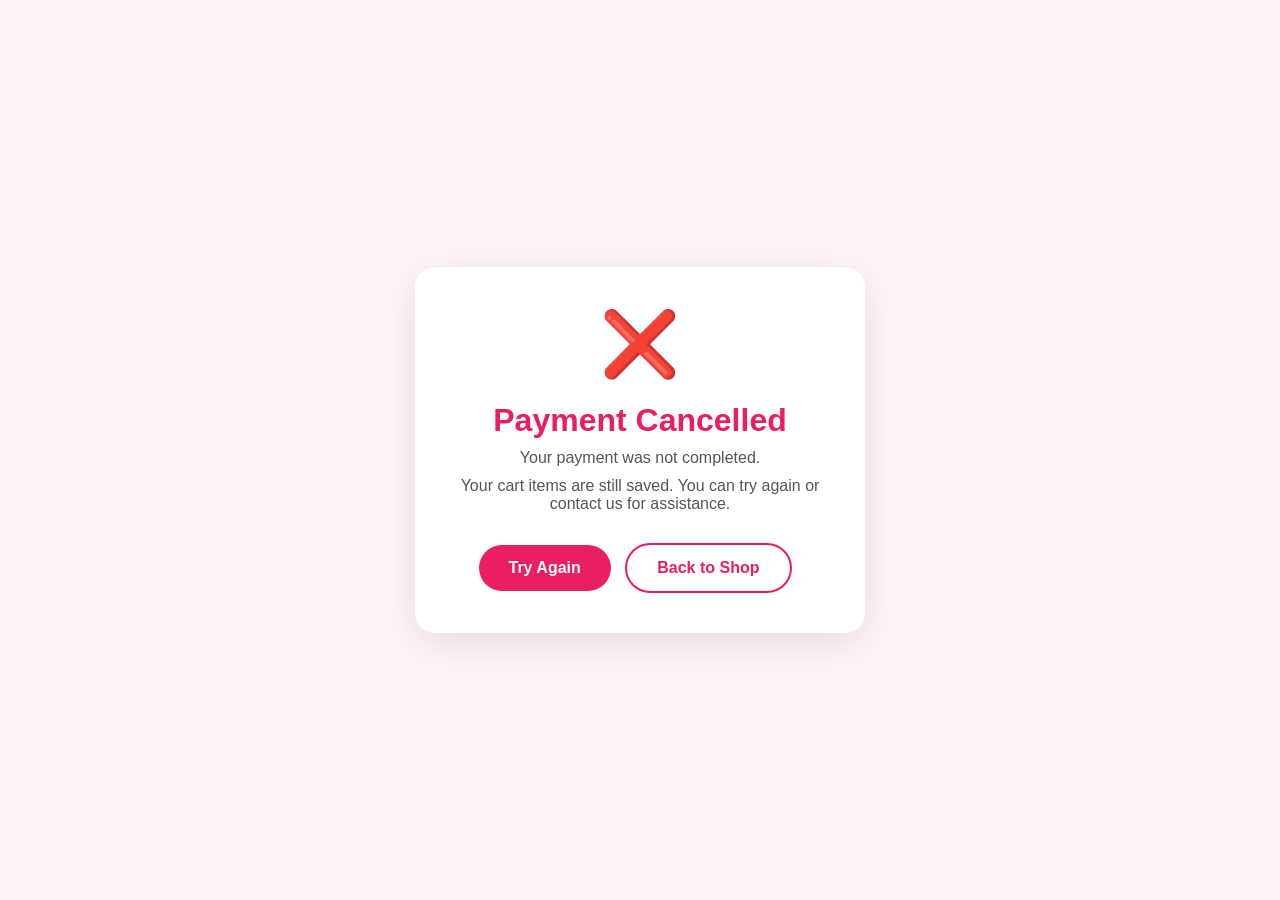
<file: cancel.html>
<!DOCTYPE html>
<html lang="en">
<head>
    <meta charset="UTF-8">
    <meta name="viewport" content="width=device-width, initial-scale=1.0">
    <title>Payment Cancelled - Sandy Hair</title>
    <style>
        * { margin: 0; padding: 0; box-sizing: border-box; }
        body {
            font-family: 'Segoe UI', Tahoma, Geneva, Verdana, sans-serif;
            background: #fff5f9;
            display: flex;
            align-items: center;
            justify-content: center;
            min-height: 100vh;
        }
        .cancel-card {
            background: white;
            border-radius: 20px;
            padding: 40px 30px;
            text-align: center;
            max-width: 450px;
            box-shadow: 0 10px 40px rgba(0,0,0,0.1);
        }
        .cancel-icon { font-size: 4rem; margin-bottom: 20px; }
        h1 { color: #e91e63; margin-bottom: 10px; }
        p { color: #555; margin-bottom: 10px; }
        .btn {
            display: inline-block;
            padding: 14px 30px;
            background: #e91e63;
            color: white;
            text-decoration: none;
            border-radius: 25px;
            font-weight: bold;
            margin-top: 20px;
            margin-right: 10px;
        }
        .btn-outline {
            background: white;
            color: #e91e63;
            border: 2px solid #e91e63;
        }
    </style>
</head>
<body>
    <div class="cancel-card">
        <div class="cancel-icon">❌</div>
        <h1>Payment Cancelled</h1>
        <p>Your payment was not completed.</p>
        <p>Your cart items are still saved. You can try again or contact us for assistance.</p>
        <a href="checkout.html" class="btn">Try Again</a>
        <a href="index.html" class="btn btn-outline">Back to Shop</a>
    </div>
</body>
</html>
</file>
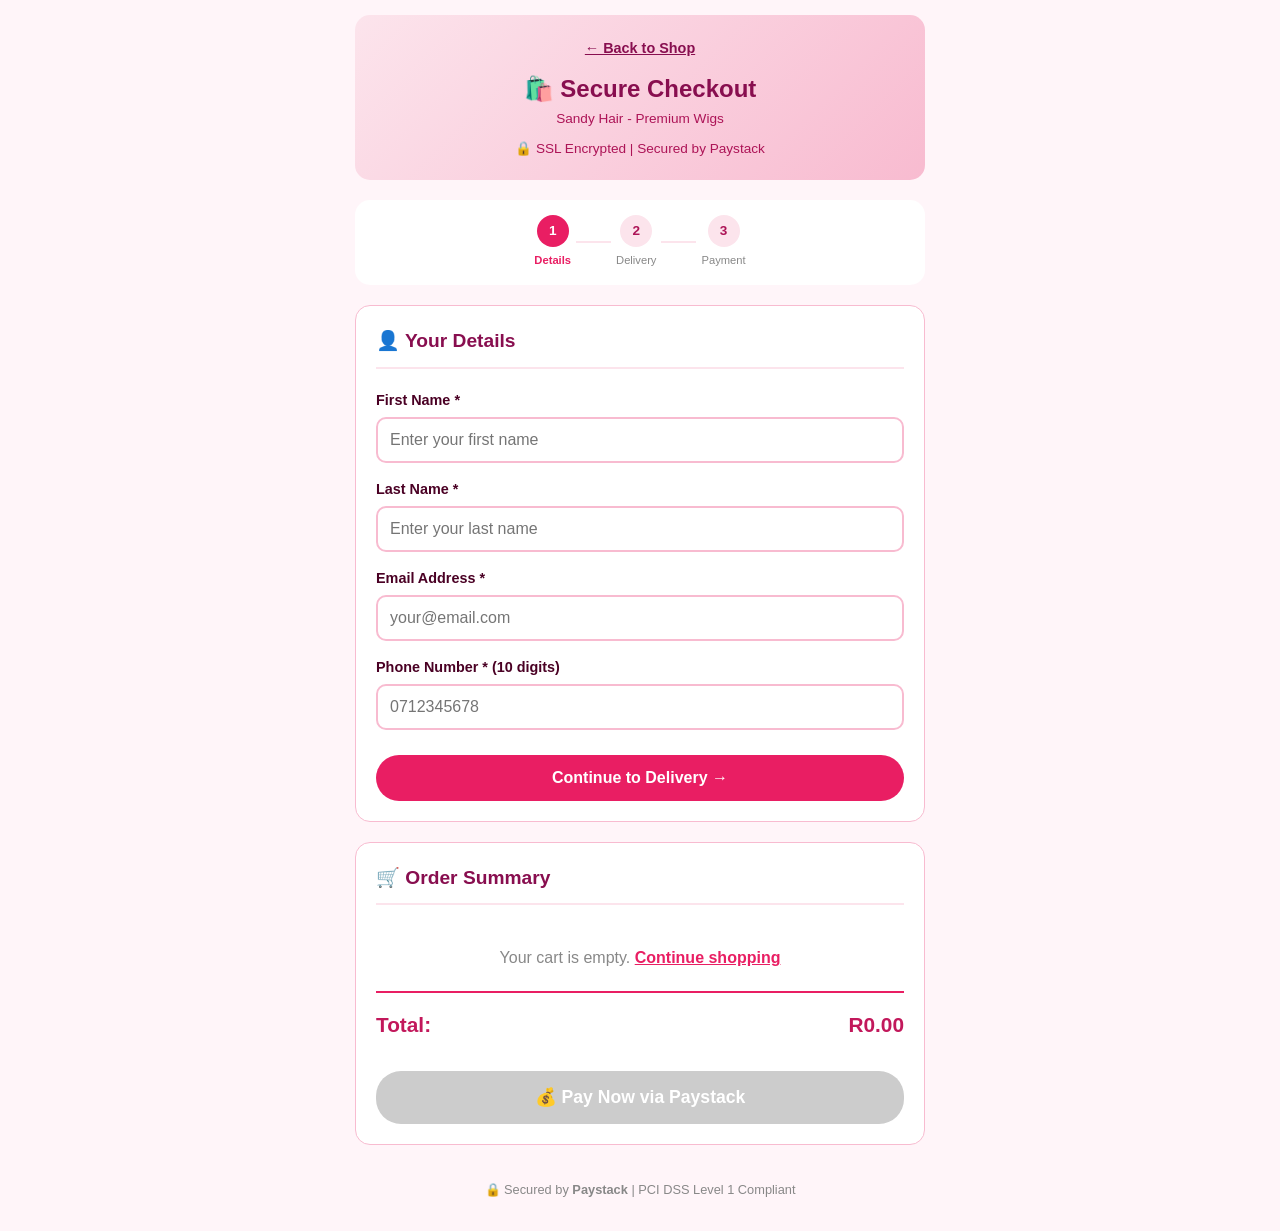
<file: checkout.html>
<!DOCTYPE html>
<html lang="en">
<head>
    <meta charset="UTF-8">
    <meta name="viewport" content="width=device-width, initial-scale=1.0">
    <title>Checkout - Sandy Hair | Secure Payment</title>
    <link rel="stylesheet" href="checkout.css">
    <!-- Step 1: Include the Paystack InlineJS library [citation:10] -->
    <script src="https://js.paystack.co/v2/inline.js"></script>
</head>
<body>

    <div class="checkout-container">

        <header class="checkout-header">
            <a href="index.html" class="back-link">← Back to Shop</a>
            <h1>🛍️ Secure Checkout</h1>
            <p>Sandy Hair - Premium Wigs</p>
            <p class="security-badge">🔒 SSL Encrypted | Secured by Paystack</p>
        </header>

        <!-- Step Indicator -->
        <div class="step-indicator">
            <div class="step active" id="step1Ind">
                <span class="step-dot">1</span>
                <span class="step-label">Details</span>
            </div>
            <div class="step-line"></div>
            <div class="step" id="step2Ind">
                <span class="step-dot">2</span>
                <span class="step-label">Delivery</span>
            </div>
            <div class="step-line"></div>
            <div class="step" id="step3Ind">
                <span class="step-dot">3</span>
                <span class="step-label">Payment</span>
            </div>
        </div>

        <!-- Step 1: Customer Details -->
        <section class="checkout-section" id="step1">
            <h2 class="section-heading">👤 Your Details</h2>
            <div class="form-group">
                <label for="firstName">First Name *</label>
                <input type="text" id="firstName" placeholder="Enter your first name" required>
            </div>
            <div class="form-group">
                <label for="lastName">Last Name *</label>
                <input type="text" id="lastName" placeholder="Enter your last name" required>
            </div>
            <div class="form-group">
                <label for="email">Email Address *</label>
                <input type="email" id="email" placeholder="your@email.com" required>
            </div>
            <div class="form-group">
                <label for="phone">Phone Number * (10 digits)</label>
                <input type="tel" id="phone" placeholder="0712345678" required pattern="[0-9]{10}" maxlength="10">
            </div>
            <button class="btn-primary" onclick="Checkout.goToStep(2)">Continue to Delivery →</button>
        </section>

        <!-- Step 2: Delivery -->
        <section class="checkout-section" id="step2" style="display:none;">
            <h2 class="section-heading">🚚 Delivery Method</h2>

            <label class="delivery-option selected" id="paxiOpt">
                <input type="radio" name="delivery" value="paxi" checked onchange="Checkout.selectDelivery('paxi')">
                <div class="delivery-content">
                    <strong>📦 Paxi Delivery</strong>
                    <small>4-7 working days | Collect at PEP/PAXI point</small>
                    <span class="delivery-price">from R60.00</span>
                </div>
            </label>

            <div id="paxiFields">
                <div class="form-group">
                    <label for="paxiCode">Paxi Point Code *</label>
                    <input type="text" id="paxiCode" placeholder="e.g., POTC001" required>
                </div>
                <div class="form-group">
                    <label for="paxiPoint">Paxi Point Name *</label>
                    <input type="text" id="paxiPoint" placeholder="e.g., PEP Potchefstroom" required>
                </div>
            </div>

            <div class="info-box">
                <h4>💡 Paxi Delivery Prices:</h4>
                <p>📦 Small Parcel (1-2 units): <strong>R60.00</strong></p>
                <p>📦 Medium Parcel (3-4 units): <strong>R80.00</strong></p>
                <p>📦 Large Parcel (5+ units): <strong>R110.00</strong></p>
                <p class="free-delivery-note">🎉 <strong>Free delivery</strong> on orders over R650!</p>
            </div>

            <label class="delivery-option" id="collectOpt">
                <input type="radio" name="delivery" value="collection" onchange="Checkout.selectDelivery('collection')">
                <div class="delivery-content">
                    <strong>📍 Free Collection</strong>
                    <small>Potchefstroom only</small>
                    <span class="delivery-price free">FREE</span>
                </div>
            </label>

            <div class="btn-group">
                <button class="btn-back" onclick="Checkout.goToStep(1)">← Back</button>
                <button class="btn-primary" onclick="Checkout.goToStep(3)">Continue to Payment →</button>
            </div>
        </section>

        <!-- Step 3: Payment -->
        <section class="checkout-section" id="step3" style="display:none;">
            <h2 class="section-heading">💳 Payment Method</h2>
            <p class="payment-intro">Pay securely via <strong>Paystack</strong> using Instant EFT, card, or Masterpass.</p>

            <div class="payment-info-card">
                <h4>🔒 Paystack Accepts:</h4>
                <div class="payment-methods-grid">
                    <div class="payment-method">🏦 Instant EFT</div>
                    <div class="payment-method">💳 Credit/Debit Card</div>
                    <div class="payment-method">📱 Masterpass</div>
                    <div class="payment-method">🪙 SnapScan</div>
                </div>
            </div>

            <p class="security-note">🔒 You will be redirected to Paystack's secure payment page.<br>We never see or store your banking details.</p>

            <div class="btn-group">
                <button class="btn-back" onclick="Checkout.goToStep(2)">← Back</button>
            </div>
        </section>

        <!-- Order Summary -->
        <section class="checkout-section" id="orderSummary">
            <h2 class="section-heading">🛒 Order Summary</h2>
            <div id="orderItems"><p class="empty-cart">Loading cart...</p></div>
            <div class="order-total">
                <span>Total:</span>
                <span id="grandTotal">R0.00</span>
            </div>

            <!-- Paystack Pay Button -->
            <button class="btn-pay" id="payBtn" onclick="Checkout.payWithPaystack()">
                💰 Pay Now via Paystack
            </button>

            <!-- Processing State -->
            <div class="processing-msg" id="processingMsg" style="display:none;">
                <div class="spinner"></div>
                <p>Opening Paystack secure payment...</p>
                <p class="processing-sub">Please don't close this page</p>
            </div>

            <!-- Order Complete -->
            <div class="success-msg" id="successMsg">
                <h3>✅ Payment Successful!</h3>
                <p>Thank you for your order!</p>
                <p>Order Reference: <strong id="orderRef"></strong></p>
                <p>We will process your order and send tracking details soon.</p>
                <a href="index.html" class="btn-back-to-shop">← Continue Shopping</a>
            </div>
        </section>

        <div class="security-footer">
            <p>🔒 Secured by <strong>Paystack</strong> | PCI DSS Level 1 Compliant</p>
        </div>
    </div>

    <script src="checkout.js"></script>
</body>
</html>
</file>
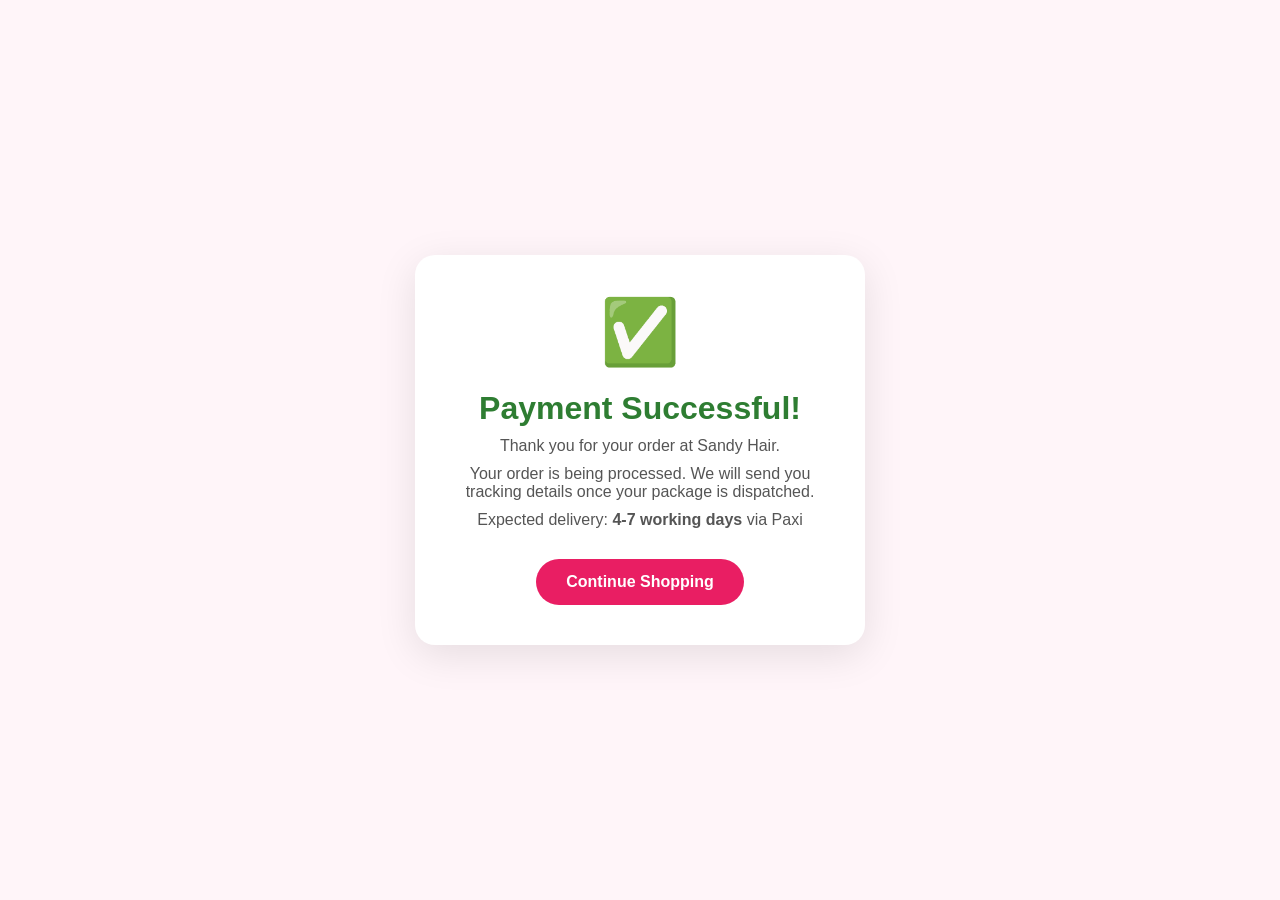
<file: success.html>
<!DOCTYPE html>
<html lang="en">
<head>
    <meta charset="UTF-8">
    <meta name="viewport" content="width=device-width, initial-scale=1.0">
    <title>Payment Successful - Sandy Hair</title>
    <style>
        * { margin: 0; padding: 0; box-sizing: border-box; }
        body {
            font-family: 'Segoe UI', Tahoma, Geneva, Verdana, sans-serif;
            background: #fff5f9;
            display: flex;
            align-items: center;
            justify-content: center;
            min-height: 100vh;
        }
        .success-card {
            background: white;
            border-radius: 20px;
            padding: 40px 30px;
            text-align: center;
            max-width: 450px;
            box-shadow: 0 10px 40px rgba(0,0,0,0.1);
        }
        .success-icon {
            font-size: 4rem;
            margin-bottom: 20px;
        }
        h1 { color: #2e7d32; margin-bottom: 10px; }
        p { color: #555; margin-bottom: 10px; }
        .btn {
            display: inline-block;
            padding: 14px 30px;
            background: #e91e63;
            color: white;
            text-decoration: none;
            border-radius: 25px;
            font-weight: bold;
            margin-top: 20px;
        }
    </style>
</head>
<body>
    <div class="success-card">
        <div class="success-icon">✅</div>
        <h1>Payment Successful!</h1>
        <p>Thank you for your order at Sandy Hair.</p>
        <p>Your order is being processed. We will send you tracking details once your package is dispatched.</p>
        <p>Expected delivery: <strong>4-7 working days</strong> via Paxi</p>
        <a href="index.html" class="btn">Continue Shopping</a>
    </div>
</body>
</html>
</file>
<file: checkout.css>
/* ============================================
   Sandy Hair - Checkout Stylesheet
   ============================================ */

* {
    margin: 0;
    padding: 0;
    box-sizing: border-box;
}

body {
    font-family: 'Segoe UI', Tahoma, Geneva, Verdana, sans-serif;
    background: #fff5f9;
    color: #2d2d2d;
    line-height: 1.6;
    font-size: 16px;
}

.checkout-container {
    max-width: 550px;
    margin: 0 auto;
    padding: 15px;
}

/* Header */
.checkout-header {
    text-align: center;
    padding: 20px;
    background: linear-gradient(135deg, #fce4ec, #f8bbd0);
    border-radius: 15px;
    margin-bottom: 20px;
}

.back-link {
    display: inline-block;
    margin-bottom: 10px;
    font-size: 0.9rem;
    color: #880e4f;
    font-weight: 600;
}

.back-link:hover { text-decoration: underline; }

.checkout-header h1 {
    color: #880e4f;
    font-size: 1.5rem;
}

.checkout-header p {
    color: #ad1457;
    font-size: 0.85rem;
}

.security-badge {
    margin-top: 8px;
    font-size: 0.75rem;
    color: #4caf50;
}

/* Step Indicator */
.step-indicator {
    display: flex;
    align-items: center;
    justify-content: center;
    margin-bottom: 20px;
    padding: 15px;
    background: white;
    border-radius: 15px;
}

.step {
    display: flex;
    flex-direction: column;
    align-items: center;
    gap: 5px;
}

.step-dot {
    width: 32px;
    height: 32px;
    border-radius: 50%;
    background: #fce4ec;
    color: #ad1457;
    display: flex;
    align-items: center;
    justify-content: center;
    font-weight: bold;
    font-size: 0.85rem;
    transition: all 0.3s;
}

.step.active .step-dot {
    background: #e91e63;
    color: white;
}

.step.completed .step-dot {
    background: #4caf50;
    color: white;
}

.step-label {
    font-size: 0.7rem;
    color: #888;
}

.step.active .step-label {
    color: #e91e63;
    font-weight: 700;
}

.step-line {
    width: 35px;
    height: 2px;
    background: #fce4ec;
    margin: 0 5px;
}

/* Sections */
.checkout-section {
    background: white;
    border-radius: 15px;
    padding: 20px;
    margin-bottom: 20px;
    border: 1px solid #f8bbd0;
}

.section-heading {
    font-size: 1.2rem;
    color: #880e4f;
    margin-bottom: 20px;
    padding-bottom: 10px;
    border-bottom: 2px solid #fce4ec;
}

/* Form */
.form-group {
    margin-bottom: 15px;
}

.form-group label {
    display: block;
    font-weight: 600;
    color: #4a0024;
    margin-bottom: 5px;
    font-size: 0.9rem;
}

.form-group input {
    width: 100%;
    padding: 12px;
    border: 2px solid #f8bbd0;
    border-radius: 10px;
    font-size: 1rem;
    transition: border-color 0.3s;
}

.form-group input:focus {
    outline: none;
    border-color: #e91e63;
}

.help-text {
    font-size: 0.75rem;
    color: #888;
    margin-top: 4px;
    display: block;
}

.help-text a {
    color: #e91e63;
    text-decoration: underline;
}

/* Delivery Options */
.delivery-option {
    display: flex;
    align-items: center;
    gap: 10px;
    padding: 15px;
    background: #fce4ec;
    border-radius: 12px;
    margin-bottom: 10px;
    cursor: pointer;
    border: 2px solid transparent;
    transition: all 0.3s;
}

.delivery-option:hover {
    border-color: #f8bbd0;
}

.delivery-option.selected {
    border-color: #e91e63;
    background: #f8bbd0;
}

.delivery-option input {
    margin: 0;
}

.delivery-content strong {
    display: block;
    font-size: 1rem;
    color: #4a0024;
}

.delivery-content small {
    display: block;
    font-size: 0.8rem;
    color: #666;
}

.delivery-price {
    font-weight: bold;
    color: #c2185b;
    margin-top: 3px;
    display: inline-block;
}

.delivery-price.free {
    color: #4caf50;
}

#paxiFields {
    background: #fff3e0;
    padding: 15px;
    border-radius: 10px;
    margin: 10px 0 15px;
}

/* Info Box */
.info-box {
    background: #fff5f9;
    padding: 15px;
    border-radius: 10px;
    margin: 15px 0;
    border: 1px solid #f8bbd0;
}

.info-box h4 {
    color: #880e4f;
    margin-bottom: 8px;
    font-size: 0.95rem;
}

.info-box p {
    font-size: 0.85rem;
    color: #555;
    margin-bottom: 4px;
}

.free-delivery-note {
    color: #4caf50;
    font-weight: 600;
    margin-top: 8px;
}

/* Payment */
.payment-intro {
    font-size: 0.9rem;
    color: #555;
    margin-bottom: 15px;
    text-align: center;
}

.payment-info-card {
    background: #e8f5e9;
    padding: 15px;
    border-radius: 12px;
    margin-bottom: 15px;
    border: 1px solid #c8e6c9;
}

.payment-info-card h4 {
    color: #2e7d32;
    margin-bottom: 10px;
    text-align: center;
}

.payment-methods-grid {
    display: grid;
    grid-template-columns: 1fr 1fr;
    gap: 8px;
}

.payment-method {
    background: white;
    padding: 10px;
    border-radius: 8px;
    text-align: center;
    font-size: 0.8rem;
    font-weight: 500;
    color: #333;
}

.security-note {
    font-size: 0.8rem;
    color: #888;
    text-align: center;
    margin: 15px 0;
    line-height: 1.5;
}

/* Manual EFT */
.manual-eft-box {
    background: #fff3e0;
    padding: 15px;
    border-radius: 10px;
    margin-top: 15px;
    border: 1px solid #ffe0b2;
}

.manual-eft-box h4 {
    color: #e65100;
    margin-bottom: 8px;
}

.manual-eft-box p {
    font-size: 0.85rem;
    color: #555;
    margin-bottom: 5px;
}

.bank-details {
    background: white;
    padding: 12px;
    border-radius: 8px;
    margin-top: 10px;
}

.bank-details p {
    font-size: 0.85rem;
    margin-bottom: 4px;
    color: #333;
}

.manual-eft-note {
    color: #e65100;
    font-size: 0.8rem;
    margin-top: 8px;
    font-style: italic;
}

/* Order Summary */
.order-items {
    margin-bottom: 15px;
    max-height: 300px;
    overflow-y: auto;
}

.empty-cart {
    text-align: center;
    color: #888;
    padding: 20px;
}

.empty-cart a {
    color: #e91e63;
    font-weight: 600;
}

.order-item {
    display: flex;
    justify-content: space-between;
    align-items: center;
    padding: 10px 0;
    border-bottom: 1px solid #fce4ec;
    font-size: 0.9rem;
}

.order-item-name {
    flex: 1;
}

.order-item-qty {
    margin: 0 10px;
    color: #888;
    font-size: 0.8rem;
}

.order-item-price {
    font-weight: 600;
    color: #4a0024;
}

.order-item-price.free {
    color: #4caf50;
}

.remove-btn {
    background: none;
    border: none;
    color: #e91e63;
    cursor: pointer;
    font-size: 1.2rem;
    padding: 0 5px;
    transition: transform 0.2s;
}

.remove-btn:hover {
    transform: scale(1.3);
}

.order-total {
    display: flex;
    justify-content: space-between;
    align-items: center;
    padding: 15px 0;
    border-top: 2px solid #e91e63;
    font-weight: bold;
    font-size: 1.3rem;
    color: #c2185b;
}

/* Buttons */
.btn-primary {
    width: 100%;
    padding: 14px;
    background: #e91e63;
    color: white;
    border: none;
    border-radius: 25px;
    font-size: 1rem;
    font-weight: bold;
    cursor: pointer;
    margin-top: 10px;
    transition: background 0.3s, transform 0.2s;
}

.btn-primary:hover {
    background: #c2185b;
    transform: translateY(-2px);
}

.btn-back {
    padding: 12px 20px;
    background: #fce4ec;
    color: #880e4f;
    border: none;
    border-radius: 25px;
    font-size: 0.9rem;
    font-weight: bold;
    cursor: pointer;
    transition: background 0.3s;
}

.btn-back:hover {
    background: #f8bbd0;
}

.btn-pay {
    width: 100%;
    padding: 16px;
    background: #4caf50;
    color: white;
    border: none;
    border-radius: 25px;
    font-size: 1.1rem;
    font-weight: bold;
    cursor: pointer;
    margin-top: 15px;
    transition: background 0.3s, transform 0.2s;
}

.btn-pay:hover {
    background: #388e3c;
    transform: translateY(-2px);
}

.btn-pay:disabled {
    background: #ccc;
    cursor: not-allowed;
    transform: none;
}

.btn-back-to-shop {
    display: inline-block;
    margin-top: 15px;
    padding: 12px 25px;
    background: #e91e63;
    color: white;
    text-decoration: none;
    border-radius: 25px;
    font-weight: bold;
    transition: background 0.3s;
}

.btn-back-to-shop:hover {
    background: #c2185b;
}

.btn-group {
    display: flex;
    gap: 10px;
    margin-top: 15px;
}

.btn-group .btn-back {
    flex: 0.3;
}

.btn-group .btn-primary {
    flex: 0.7;
    margin-top: 0;
}

/* Processing */
.processing-msg {
    text-align: center;
    padding: 30px;
}

.spinner {
    width: 50px;
    height: 50px;
    border: 5px solid #fce4ec;
    border-top: 5px solid #e91e63;
    border-radius: 50%;
    animation: spin 1s linear infinite;
    margin: 0 auto 15px;
}

@keyframes spin {
    0% { transform: rotate(0deg); }
    100% { transform: rotate(360deg); }
}

.processing-msg p {
    font-size: 0.95rem;
    color: #555;
}

.processing-sub {
    font-size: 0.8rem;
    color: #888;
    margin-top: 5px;
}

/* Success */
.success-msg {
    display: none;
    background: #e8f5e9;
    padding: 20px;
    border-radius: 12px;
    text-align: center;
    margin-top: 20px;
    border: 1px solid #c8e6c9;
}

.success-msg.show {
    display: block;
}

.success-msg h3 {
    color: #2e7d32;
    font-size: 1.3rem;
    margin-bottom: 10px;
}

.success-msg p {
    font-size: 0.9rem;
    color: #555;
    margin-bottom: 5px;
}

/* Footer */
.security-footer {
    text-align: center;
    padding: 15px;
    color: #888;
    font-size: 0.8rem;
}

.payfast-logo {
    height: 30px;
    margin-top: 8px;
    opacity: 0.7;
}

/* Responsive */
@media (min-width: 768px) {
    .checkout-container {
        max-width: 600px;
    }
    
    .payment-methods-grid {
        grid-template-columns: repeat(4, 1fr);
    }
}
</file>
